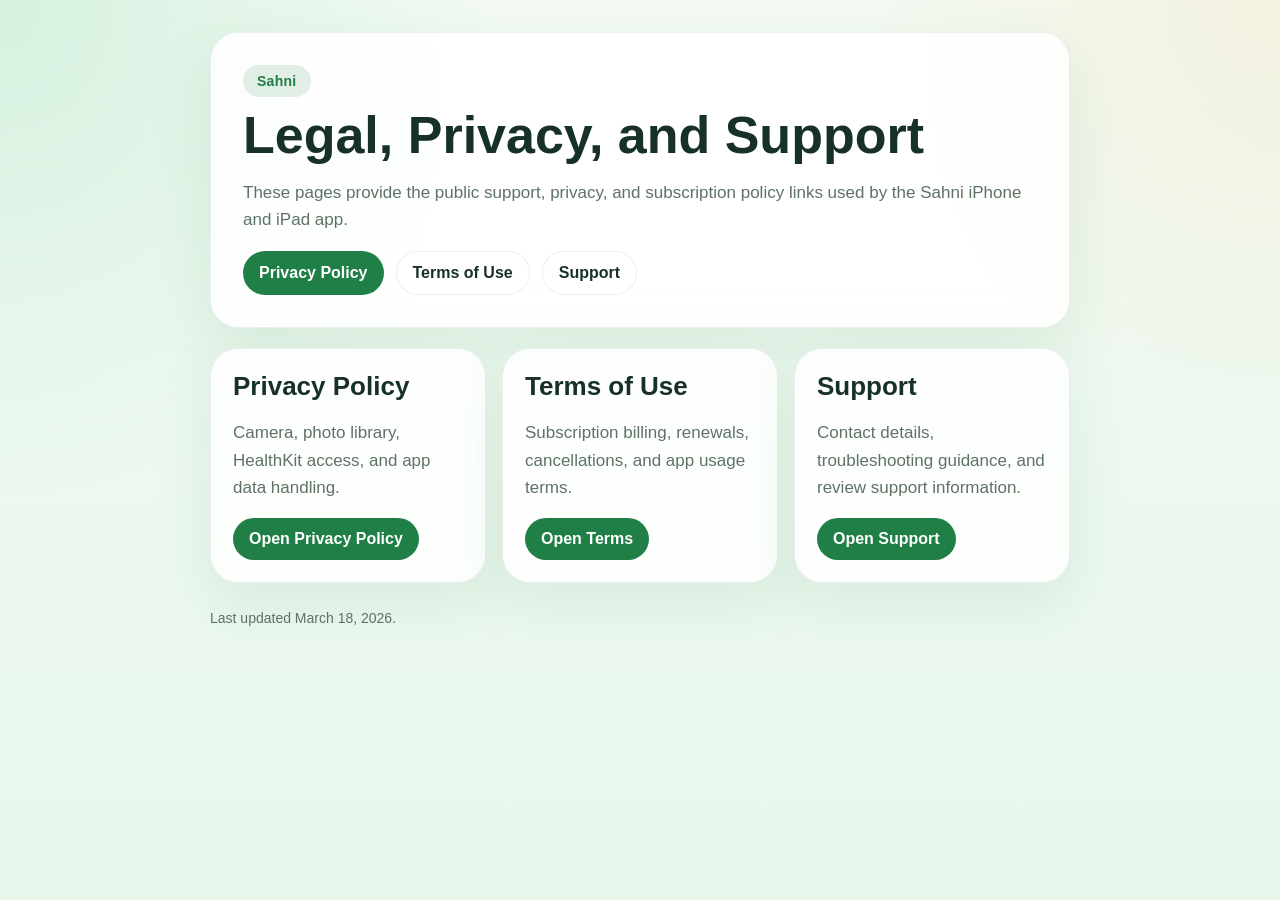
<file: legal-site/index.html>
<!doctype html>
<html lang="en">
  <head>
    <meta charset="utf-8">
    <meta name="viewport" content="width=device-width, initial-scale=1">
    <title>Sahni Legal & Support</title>
    <meta name="description" content="Public legal, privacy, and support pages for the Sahni app.">
    <link rel="stylesheet" href="./assets/styles.css">
  </head>
  <body>
    <main class="page">
      <section class="hero">
        <div class="eyebrow">Sahni</div>
        <h1>Legal, Privacy, and Support</h1>
        <p>
          These pages provide the public support, privacy, and subscription policy links used by the Sahni iPhone and iPad app.
        </p>
        <div class="nav">
          <a class="primary" href="./privacy/">Privacy Policy</a>
          <a class="secondary" href="./terms/">Terms of Use</a>
          <a class="secondary" href="./support/">Support</a>
        </div>
      </section>

      <section class="grid">
        <article class="card">
          <h2>Privacy Policy</h2>
          <p>Camera, photo library, HealthKit access, and app data handling.</p>
          <a class="button-link primary" href="./privacy/">Open Privacy Policy</a>
        </article>

        <article class="card">
          <h2>Terms of Use</h2>
          <p>Subscription billing, renewals, cancellations, and app usage terms.</p>
          <a class="button-link primary" href="./terms/">Open Terms</a>
        </article>

        <article class="card">
          <h2>Support</h2>
          <p>Contact details, troubleshooting guidance, and review support information.</p>
          <a class="button-link primary" href="./support/">Open Support</a>
        </article>
      </section>

      <p class="footer">Last updated March 18, 2026.</p>
    </main>
  </body>
</html>
</file>
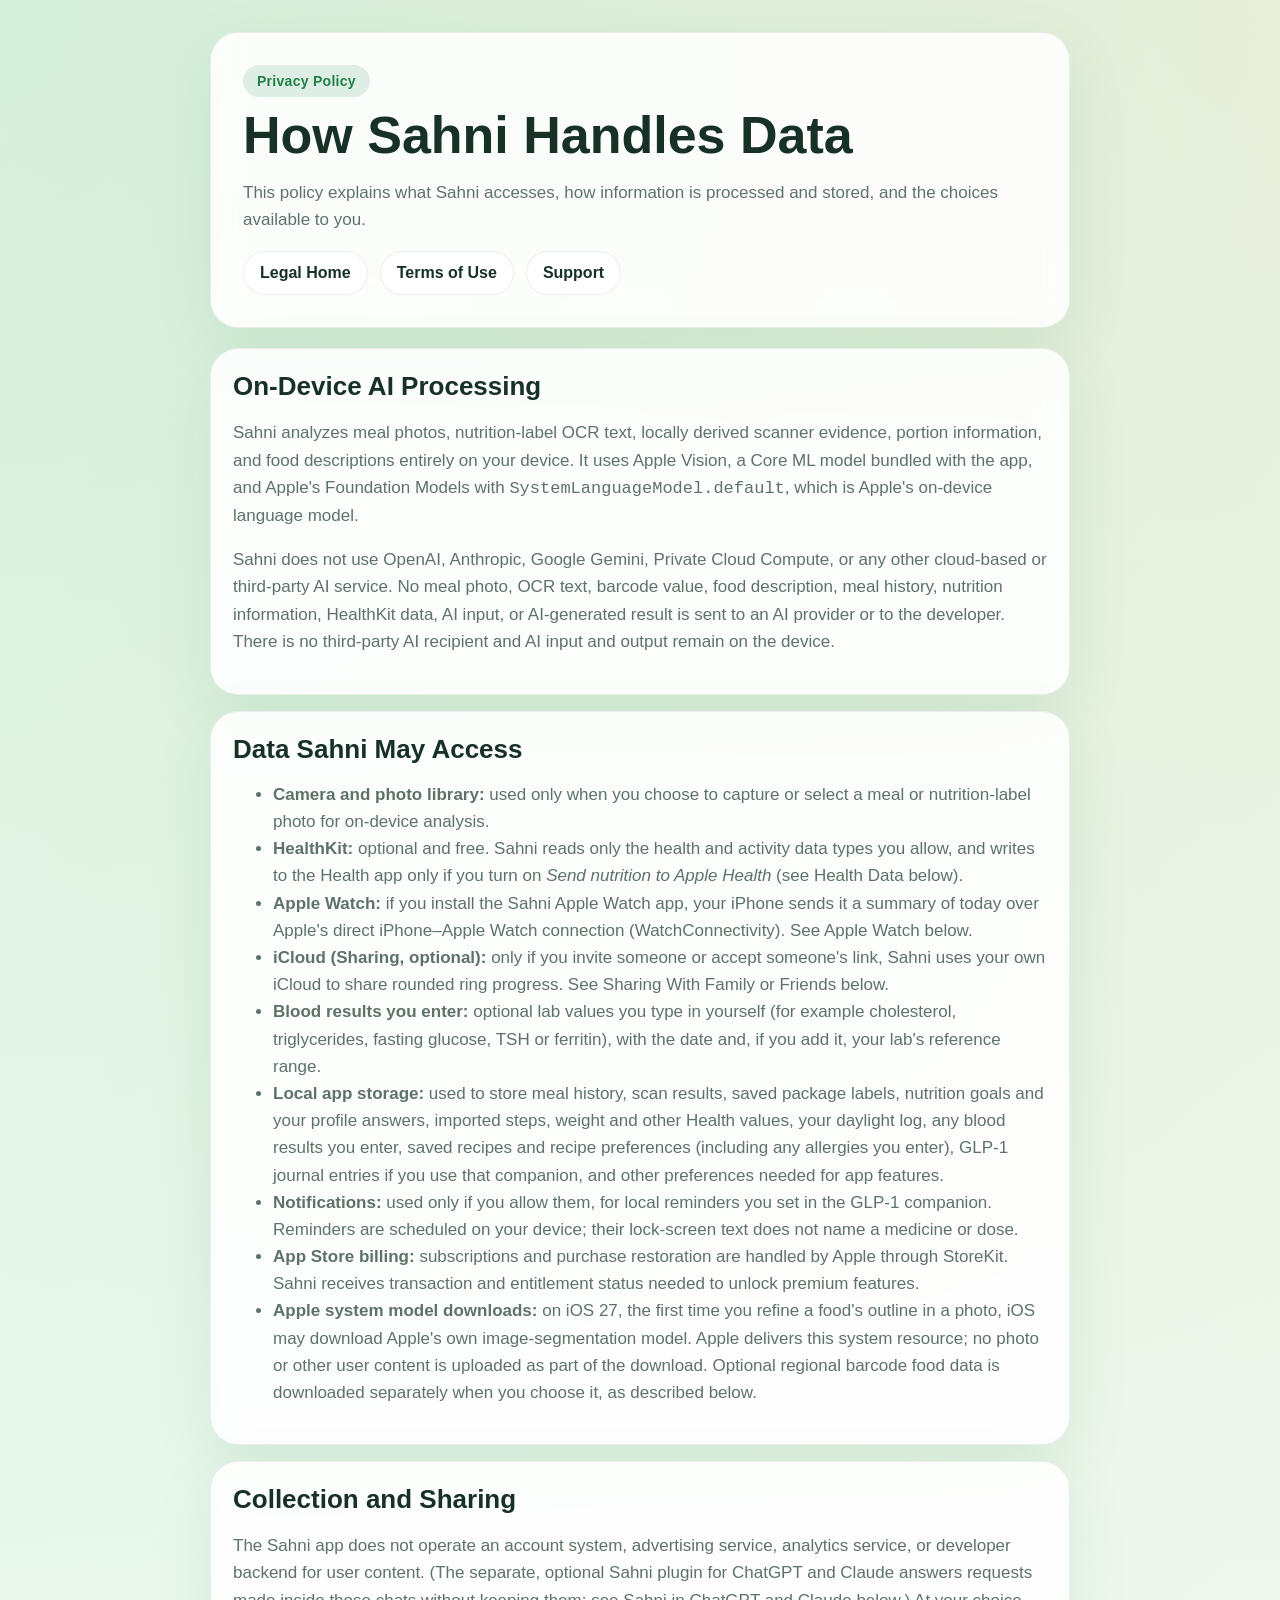
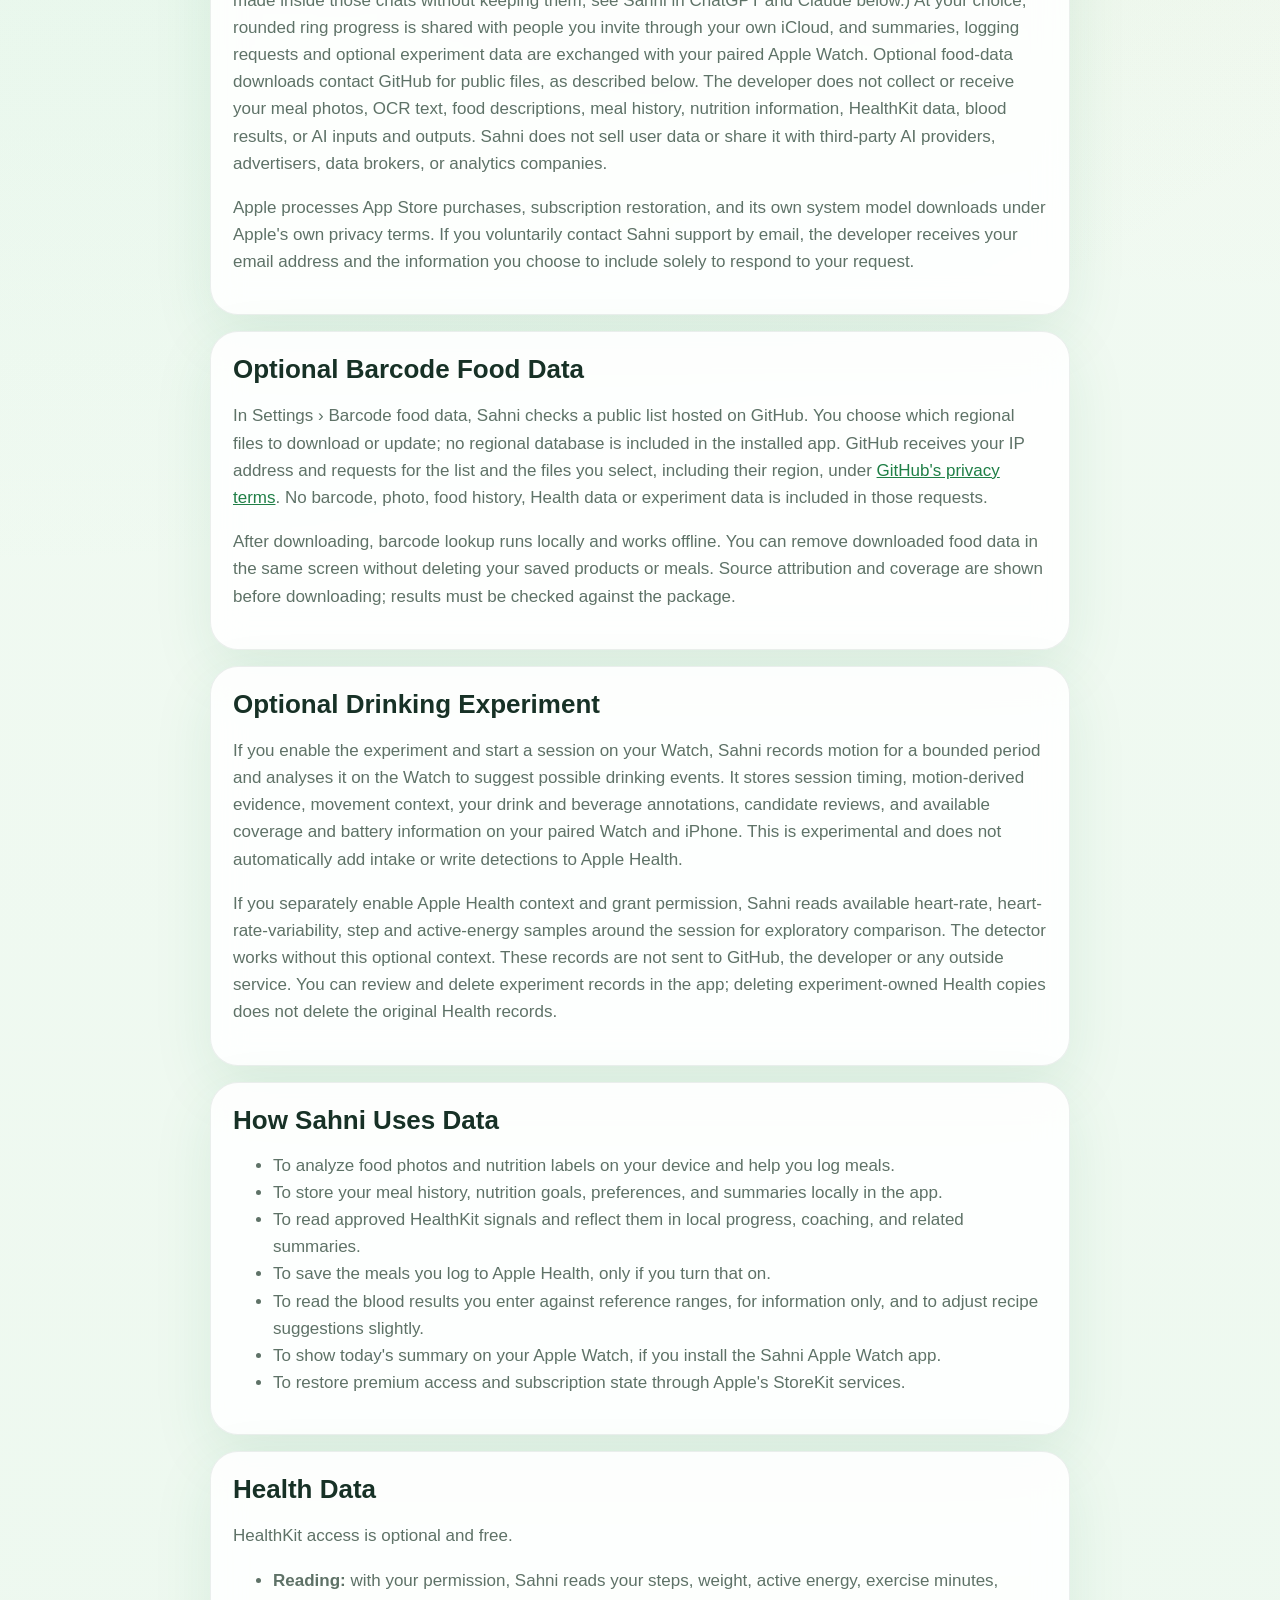
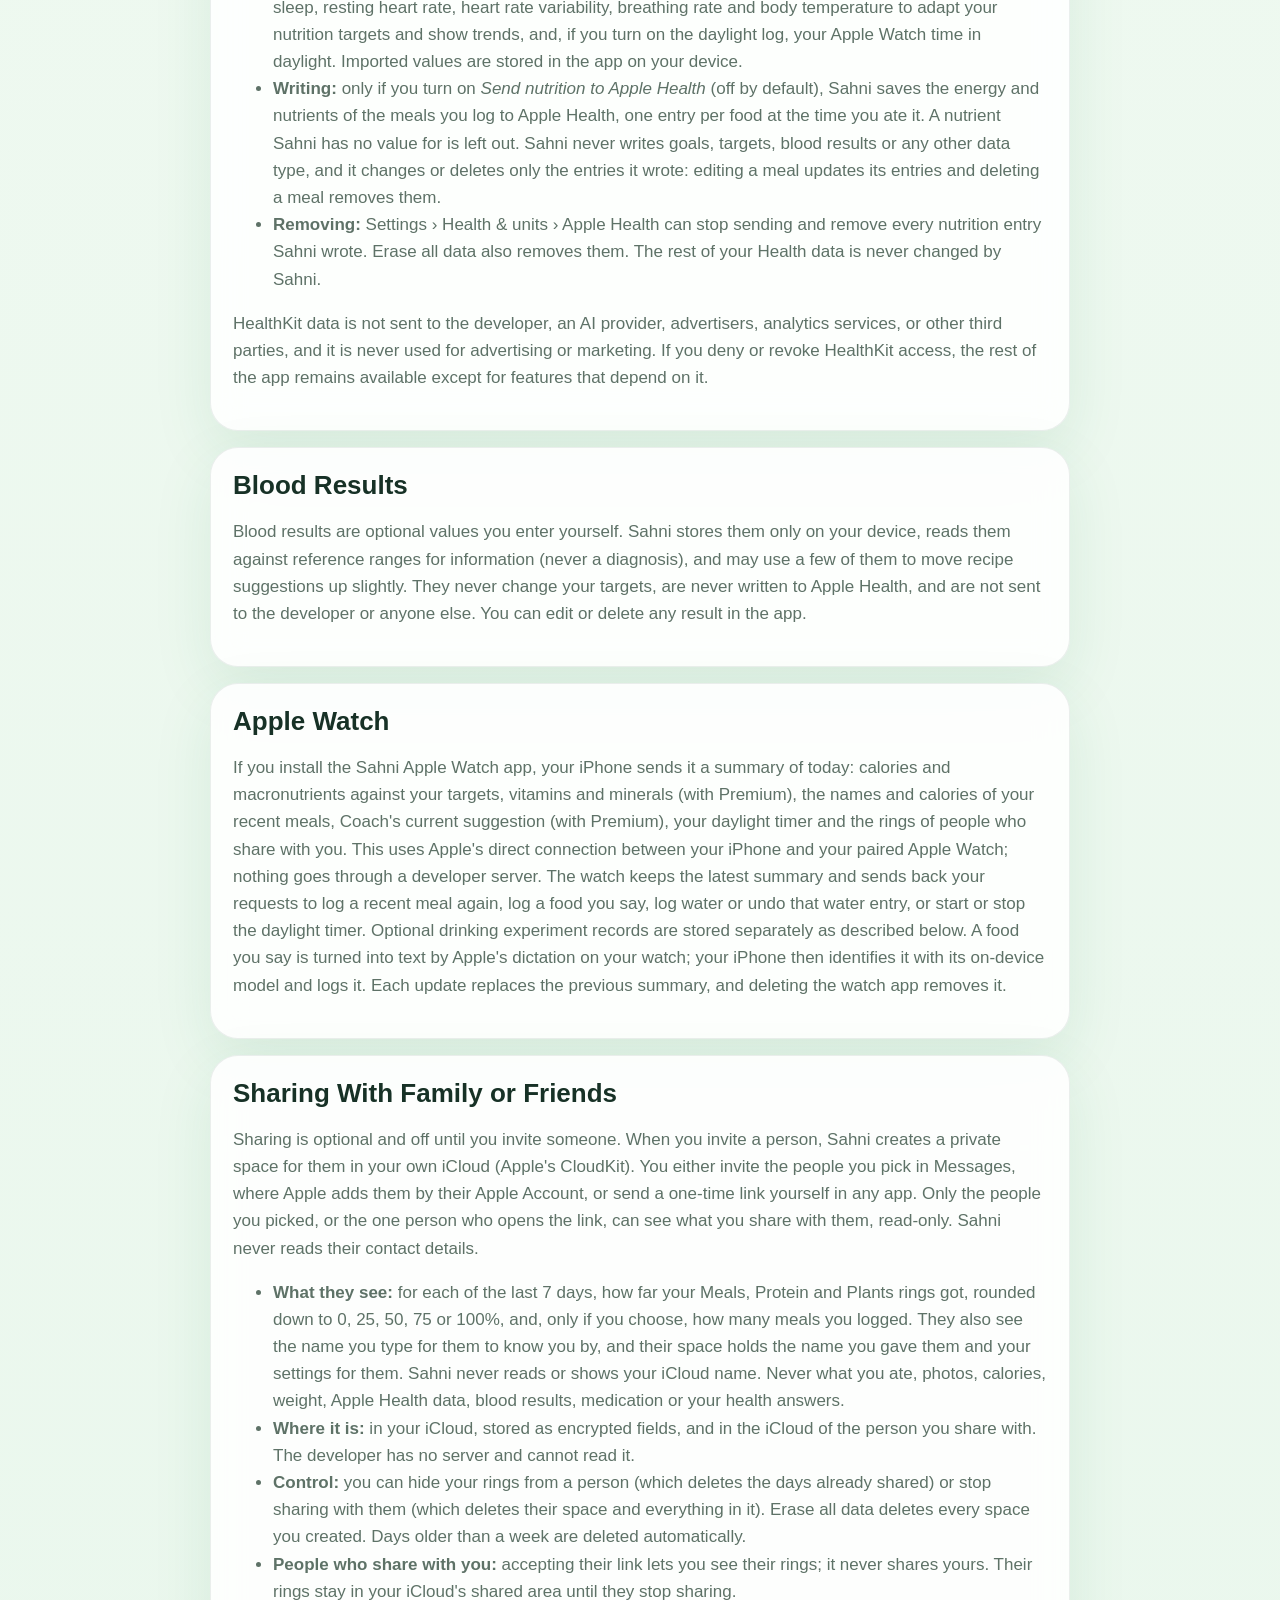
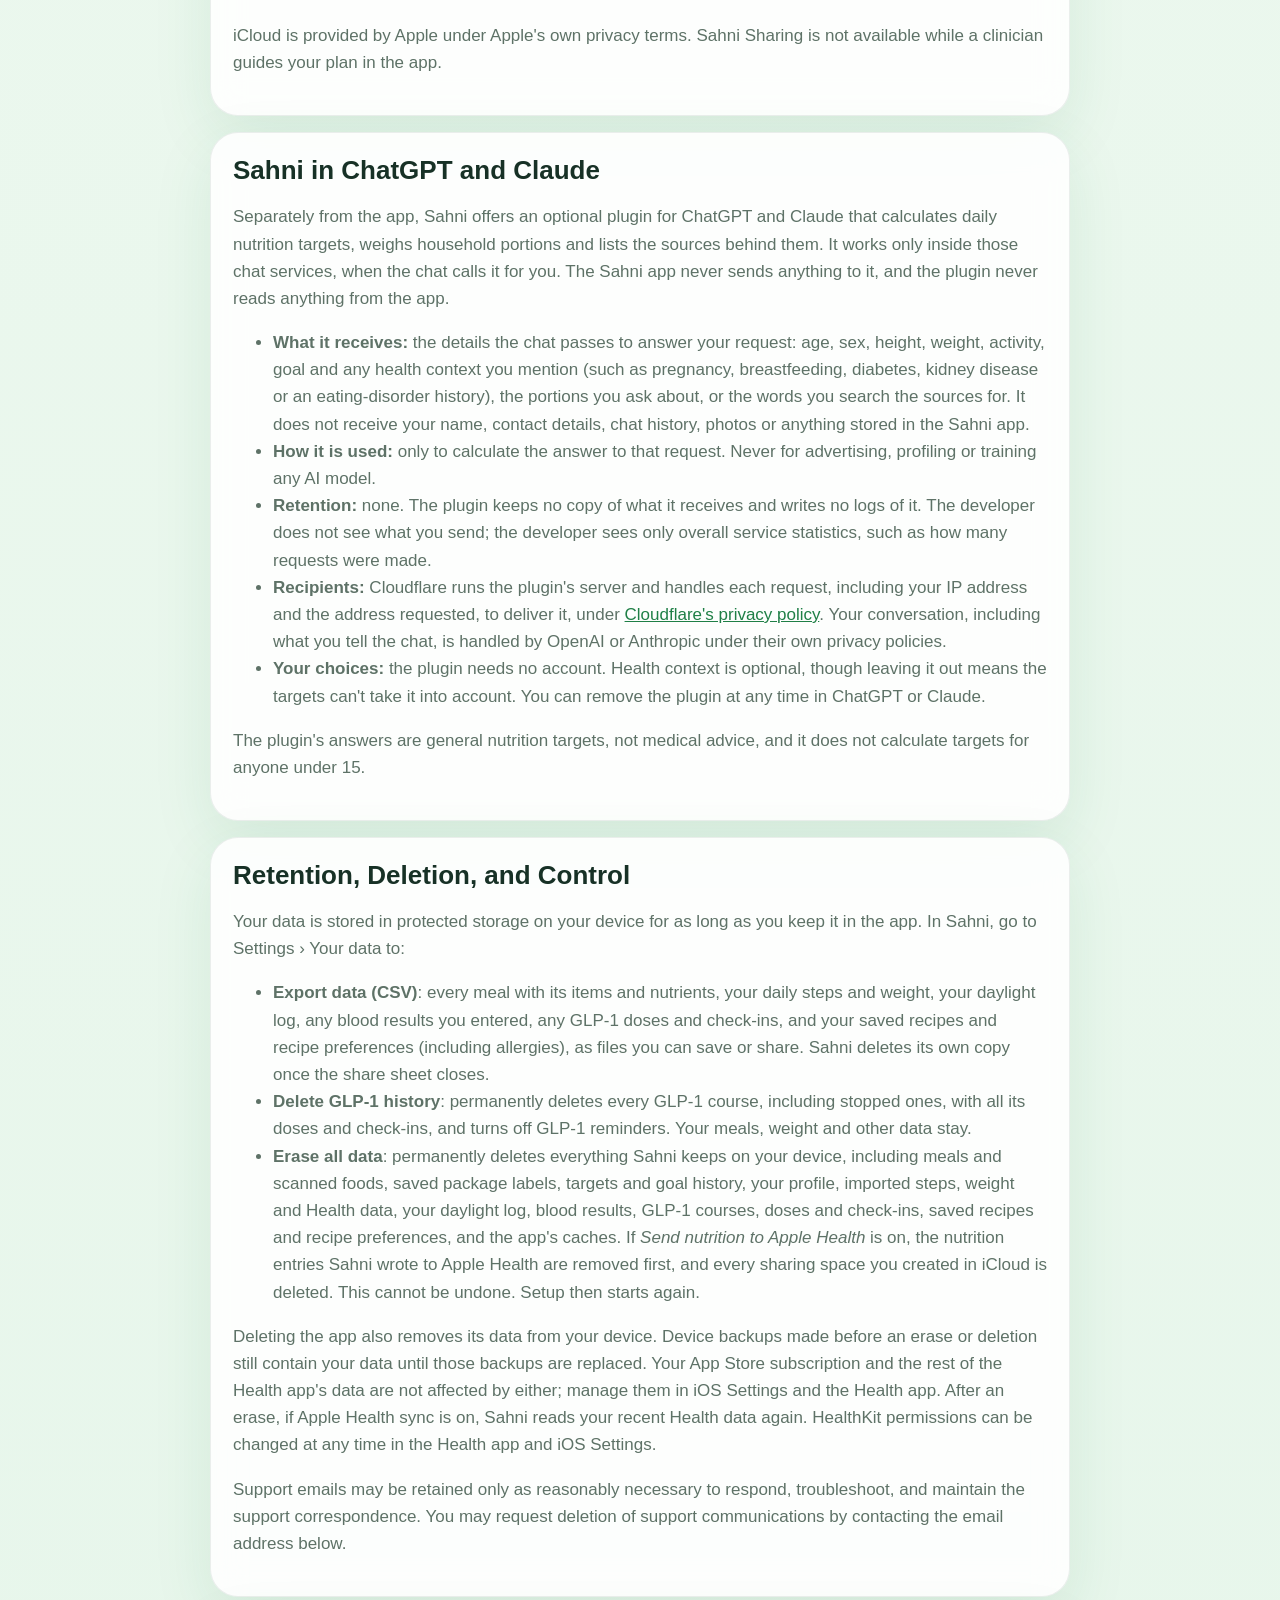
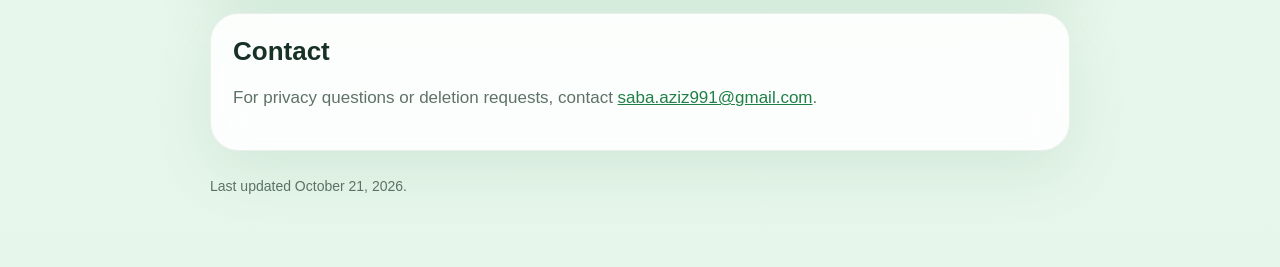
<file: legal-site/privacy/index.html>
<!doctype html>
<html lang="en">
  <head>
    <meta charset="utf-8">
    <meta name="viewport" content="width=device-width, initial-scale=1">
    <title>Sahni Privacy Policy</title>
    <meta name="description" content="Privacy Policy for the Sahni app.">
    <link rel="stylesheet" href="../assets/styles.css">
  </head>
  <body>
    <main class="page">
      <section class="hero">
        <div class="eyebrow">Privacy Policy</div>
        <h1>How Sahni Handles Data</h1>
        <p>
          This policy explains what Sahni accesses, how information is processed and stored, and the choices available to you.
        </p>
        <div class="nav">
          <a class="secondary" href="../">Legal Home</a>
          <a class="secondary" href="../terms/">Terms of Use</a>
          <a class="secondary" href="../support/">Support</a>
        </div>
      </section>

      <section class="stack">
        <article class="card">
          <h2>On-Device AI Processing</h2>
          <p>
            Sahni analyzes meal photos, nutrition-label OCR text, locally derived scanner evidence, portion information, and food descriptions entirely on your device. It uses Apple Vision, a Core ML model bundled with the app, and Apple's Foundation Models with <code>SystemLanguageModel.default</code>, which is Apple's on-device language model.
          </p>
          <p>
            Sahni does not use OpenAI, Anthropic, Google Gemini, Private Cloud Compute, or any other cloud-based or third-party AI service. No meal photo, OCR text, barcode value, food description, meal history, nutrition information, HealthKit data, AI input, or AI-generated result is sent to an AI provider or to the developer. There is no third-party AI recipient and AI input and output remain on the device.
          </p>
        </article>

        <article class="card">
          <h2>Data Sahni May Access</h2>
          <ul>
            <li><strong>Camera and photo library:</strong> used only when you choose to capture or select a meal or nutrition-label photo for on-device analysis.</li>
            <li><strong>HealthKit:</strong> optional and free. Sahni reads only the health and activity data types you allow, and writes to the Health app only if you turn on <em>Send nutrition to Apple Health</em> (see Health Data below).</li>
            <li><strong>Apple Watch:</strong> if you install the Sahni Apple Watch app, your iPhone sends it a summary of today over Apple's direct iPhone&ndash;Apple Watch connection (WatchConnectivity). See Apple Watch below.</li>
            <li><strong>iCloud (Sharing, optional):</strong> only if you invite someone or accept someone's link, Sahni uses your own iCloud to share rounded ring progress. See Sharing With Family or Friends below.</li>
            <li><strong>Blood results you enter:</strong> optional lab values you type in yourself (for example cholesterol, triglycerides, fasting glucose, TSH or ferritin), with the date and, if you add it, your lab's reference range.</li>
            <li><strong>Local app storage:</strong> used to store meal history, scan results, saved package labels, nutrition goals and your profile answers, imported steps, weight and other Health values, your daylight log, any blood results you enter, saved recipes and recipe preferences (including any allergies you enter), GLP-1 journal entries if you use that companion, and other preferences needed for app features.</li>
            <li><strong>Notifications:</strong> used only if you allow them, for local reminders you set in the GLP-1 companion. Reminders are scheduled on your device; their lock-screen text does not name a medicine or dose.</li>
            <li><strong>App Store billing:</strong> subscriptions and purchase restoration are handled by Apple through StoreKit. Sahni receives transaction and entitlement status needed to unlock premium features.</li>
            <li><strong>Apple system model downloads:</strong> on iOS 27, the first time you refine a food's outline in a photo, iOS may download Apple's own image-segmentation model. Apple delivers this system resource; no photo or other user content is uploaded as part of the download. Optional regional barcode food data is downloaded separately when you choose it, as described below.</li>
          </ul>
        </article>

        <article class="card">
          <h2>Collection and Sharing</h2>
          <p>
            The Sahni app does not operate an account system, advertising service, analytics service, or developer backend for user content. (The separate, optional Sahni plugin for ChatGPT and Claude answers requests made inside those chats without keeping them; see Sahni in ChatGPT and Claude below.) At your choice, rounded ring progress is shared with people you invite through your own iCloud, and summaries, logging requests and optional experiment data are exchanged with your paired Apple Watch. Optional food-data downloads contact GitHub for public files, as described below. The developer does not collect or receive your meal photos, OCR text, food descriptions, meal history, nutrition information, HealthKit data, blood results, or AI inputs and outputs. Sahni does not sell user data or share it with third-party AI providers, advertisers, data brokers, or analytics companies.
          </p>
          <p>
            Apple processes App Store purchases, subscription restoration, and its own system model downloads under Apple's own privacy terms. If you voluntarily contact Sahni support by email, the developer receives your email address and the information you choose to include solely to respond to your request.
          </p>
        </article>

        <article class="card">
          <h2>Optional Barcode Food Data</h2>
          <p>In Settings &rsaquo; Barcode food data, Sahni checks a public list hosted on GitHub. You choose which regional files to download or update; no regional database is included in the installed app. GitHub receives your IP address and requests for the list and the files you select, including their region, under <a href="https://docs.github.com/en/site-policy/privacy-policies/github-general-privacy-statement">GitHub's privacy terms</a>. No barcode, photo, food history, Health data or experiment data is included in those requests.</p>
          <p>After downloading, barcode lookup runs locally and works offline. You can remove downloaded food data in the same screen without deleting your saved products or meals. Source attribution and coverage are shown before downloading; results must be checked against the package.</p>
        </article>

        <article class="card">
          <h2>Optional Drinking Experiment</h2>
          <p>If you enable the experiment and start a session on your Watch, Sahni records motion for a bounded period and analyses it on the Watch to suggest possible drinking events. It stores session timing, motion-derived evidence, movement context, your drink and beverage annotations, candidate reviews, and available coverage and battery information on your paired Watch and iPhone. This is experimental and does not automatically add intake or write detections to Apple Health.</p>
          <p>If you separately enable Apple Health context and grant permission, Sahni reads available heart-rate, heart-rate-variability, step and active-energy samples around the session for exploratory comparison. The detector works without this optional context. These records are not sent to GitHub, the developer or any outside service. You can review and delete experiment records in the app; deleting experiment-owned Health copies does not delete the original Health records.</p>
        </article>

        <article class="card">
          <h2>How Sahni Uses Data</h2>
          <ul>
            <li>To analyze food photos and nutrition labels on your device and help you log meals.</li>
            <li>To store your meal history, nutrition goals, preferences, and summaries locally in the app.</li>
            <li>To read approved HealthKit signals and reflect them in local progress, coaching, and related summaries.</li>
            <li>To save the meals you log to Apple Health, only if you turn that on.</li>
            <li>To read the blood results you enter against reference ranges, for information only, and to adjust recipe suggestions slightly.</li>
            <li>To show today's summary on your Apple Watch, if you install the Sahni Apple Watch app.</li>
            <li>To restore premium access and subscription state through Apple's StoreKit services.</li>
          </ul>
        </article>

        <article class="card">
          <h2>Health Data</h2>
          <p>
            HealthKit access is optional and free.
          </p>
          <ul>
            <li><strong>Reading:</strong> with your permission, Sahni reads your steps, weight, active energy, exercise minutes, sleep, resting heart rate, heart rate variability, breathing rate and body temperature to adapt your nutrition targets and show trends, and, if you turn on the daylight log, your Apple Watch time in daylight. Imported values are stored in the app on your device.</li>
            <li><strong>Writing:</strong> only if you turn on <em>Send nutrition to Apple Health</em> (off by default), Sahni saves the energy and nutrients of the meals you log to Apple Health, one entry per food at the time you ate it. A nutrient Sahni has no value for is left out. Sahni never writes goals, targets, blood results or any other data type, and it changes or deletes only the entries it wrote: editing a meal updates its entries and deleting a meal removes them.</li>
            <li><strong>Removing:</strong> Settings &rsaquo; Health &amp; units &rsaquo; Apple Health can stop sending and remove every nutrition entry Sahni wrote. Erase all data also removes them. The rest of your Health data is never changed by Sahni.</li>
          </ul>
          <p>
            HealthKit data is not sent to the developer, an AI provider, advertisers, analytics services, or other third parties, and it is never used for advertising or marketing. If you deny or revoke HealthKit access, the rest of the app remains available except for features that depend on it.
          </p>
        </article>

        <article class="card">
          <h2>Blood Results</h2>
          <p>
            Blood results are optional values you enter yourself. Sahni stores them only on your device, reads them against reference ranges for information (never a diagnosis), and may use a few of them to move recipe suggestions up slightly. They never change your targets, are never written to Apple Health, and are not sent to the developer or anyone else. You can edit or delete any result in the app.
          </p>
        </article>

        <article class="card">
          <h2>Apple Watch</h2>
          <p>
            If you install the Sahni Apple Watch app, your iPhone sends it a summary of today: calories and macronutrients against your targets, vitamins and minerals (with Premium), the names and calories of your recent meals, Coach's current suggestion (with Premium), your daylight timer and the rings of people who share with you. This uses Apple's direct connection between your iPhone and your paired Apple Watch; nothing goes through a developer server. The watch keeps the latest summary and sends back your requests to log a recent meal again, log a food you say, log water or undo that water entry, or start or stop the daylight timer. Optional drinking experiment records are stored separately as described below. A food you say is turned into text by Apple's dictation on your watch; your iPhone then identifies it with its on-device model and logs it. Each update replaces the previous summary, and deleting the watch app removes it.
          </p>
        </article>

        <article class="card">
          <h2>Sharing With Family or Friends</h2>
          <p>
            Sharing is optional and off until you invite someone. When you invite a person, Sahni creates a private space for them in your own iCloud (Apple's CloudKit). You either invite the people you pick in Messages, where Apple adds them by their Apple Account, or send a one-time link yourself in any app. Only the people you picked, or the one person who opens the link, can see what you share with them, read-only. Sahni never reads their contact details.
          </p>
          <ul>
            <li><strong>What they see:</strong> for each of the last 7 days, how far your Meals, Protein and Plants rings got, rounded down to 0, 25, 50, 75 or 100%, and, only if you choose, how many meals you logged. They also see the name you type for them to know you by, and their space holds the name you gave them and your settings for them. Sahni never reads or shows your iCloud name. Never what you ate, photos, calories, weight, Apple Health data, blood results, medication or your health answers.</li>
            <li><strong>Where it is:</strong> in your iCloud, stored as encrypted fields, and in the iCloud of the person you share with. The developer has no server and cannot read it.</li>
            <li><strong>Control:</strong> you can hide your rings from a person (which deletes the days already shared) or stop sharing with them (which deletes their space and everything in it). Erase all data deletes every space you created. Days older than a week are deleted automatically.</li>
            <li><strong>People who share with you:</strong> accepting their link lets you see their rings; it never shares yours. Their rings stay in your iCloud's shared area until they stop sharing.</li>
          </ul>
          <p>
            iCloud is provided by Apple under Apple's own privacy terms. Sahni Sharing is not available while a clinician guides your plan in the app.
          </p>
        </article>

        <article class="card" id="chat-apps">
          <h2>Sahni in ChatGPT and Claude</h2>
          <p>
            Separately from the app, Sahni offers an optional plugin for ChatGPT and Claude that calculates daily nutrition targets, weighs household portions and lists the sources behind them. It works only inside those chat services, when the chat calls it for you. The Sahni app never sends anything to it, and the plugin never reads anything from the app.
          </p>
          <ul>
            <li><strong>What it receives:</strong> the details the chat passes to answer your request: age, sex, height, weight, activity, goal and any health context you mention (such as pregnancy, breastfeeding, diabetes, kidney disease or an eating-disorder history), the portions you ask about, or the words you search the sources for. It does not receive your name, contact details, chat history, photos or anything stored in the Sahni app.</li>
            <li><strong>How it is used:</strong> only to calculate the answer to that request. Never for advertising, profiling or training any AI model.</li>
            <li><strong>Retention:</strong> none. The plugin keeps no copy of what it receives and writes no logs of it. The developer does not see what you send; the developer sees only overall service statistics, such as how many requests were made.</li>
            <li><strong>Recipients:</strong> Cloudflare runs the plugin's server and handles each request, including your IP address and the address requested, to deliver it, under <a href="https://www.cloudflare.com/privacypolicy/">Cloudflare's privacy policy</a>. Your conversation, including what you tell the chat, is handled by OpenAI or Anthropic under their own privacy policies.</li>
            <li><strong>Your choices:</strong> the plugin needs no account. Health context is optional, though leaving it out means the targets can't take it into account. You can remove the plugin at any time in ChatGPT or Claude.</li>
          </ul>
          <p>
            The plugin's answers are general nutrition targets, not medical advice, and it does not calculate targets for anyone under 15.
          </p>
        </article>

        <article class="card">
          <h2>Retention, Deletion, and Control</h2>
          <p>
            Your data is stored in protected storage on your device for as long as you keep it in the app. In Sahni, go to Settings &rsaquo; Your data to:
          </p>
          <ul>
            <li><strong>Export data (CSV)</strong>: every meal with its items and nutrients, your daily steps and weight, your daylight log, any blood results you entered, any GLP-1 doses and check-ins, and your saved recipes and recipe preferences (including allergies), as files you can save or share. Sahni deletes its own copy once the share sheet closes.</li>
            <li><strong>Delete GLP-1 history</strong>: permanently deletes every GLP-1 course, including stopped ones, with all its doses and check-ins, and turns off GLP-1 reminders. Your meals, weight and other data stay.</li>
            <li><strong>Erase all data</strong>: permanently deletes everything Sahni keeps on your device, including meals and scanned foods, saved package labels, targets and goal history, your profile, imported steps, weight and Health data, your daylight log, blood results, GLP-1 courses, doses and check-ins, saved recipes and recipe preferences, and the app's caches. If <em>Send nutrition to Apple Health</em> is on, the nutrition entries Sahni wrote to Apple Health are removed first, and every sharing space you created in iCloud is deleted. This cannot be undone. Setup then starts again.</li>
          </ul>
          <p>
            Deleting the app also removes its data from your device. Device backups made before an erase or deletion still contain your data until those backups are replaced. Your App Store subscription and the rest of the Health app's data are not affected by either; manage them in iOS Settings and the Health app. After an erase, if Apple Health sync is on, Sahni reads your recent Health data again. HealthKit permissions can be changed at any time in the Health app and iOS Settings.
          </p>
          <p>
            Support emails may be retained only as reasonably necessary to respond, troubleshoot, and maintain the support correspondence. You may request deletion of support communications by contacting the email address below.
          </p>
        </article>

        <article class="card">
          <h2>Contact</h2>
          <p>
            For privacy questions or deletion requests, contact <a href="mailto:saba.aziz991@gmail.com">saba.aziz991@gmail.com</a>.
          </p>
        </article>
      </section>

      <p class="footer">Last updated October 21, 2026.</p>
    </main>
  </body>
</html>
</file>
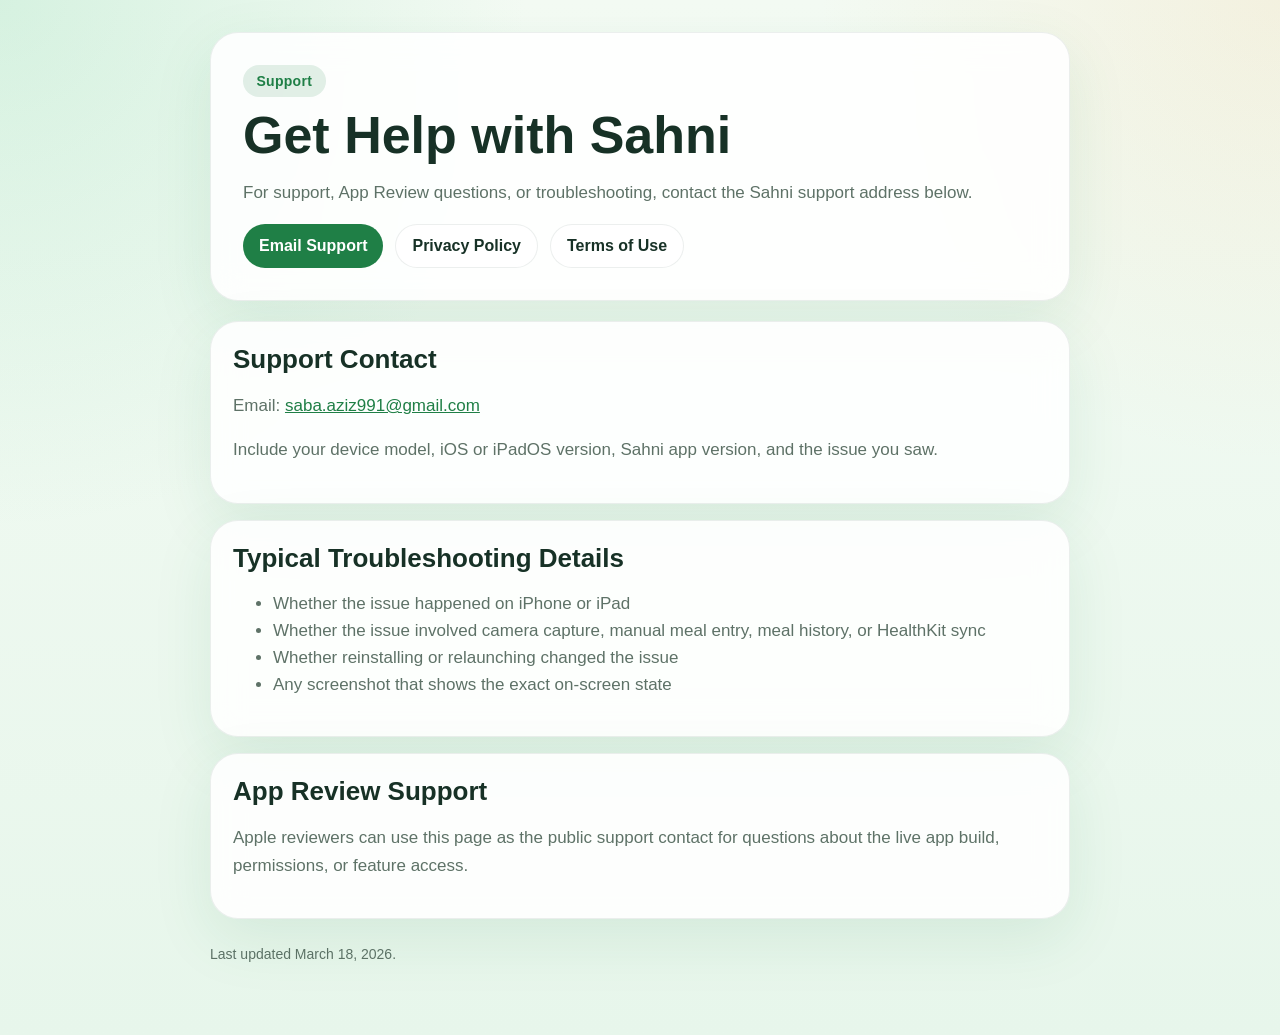
<file: legal-site/support/index.html>
<!doctype html>
<html lang="en">
  <head>
    <meta charset="utf-8">
    <meta name="viewport" content="width=device-width, initial-scale=1">
    <title>Sahni Support</title>
    <meta name="description" content="Support page for the Sahni app.">
    <link rel="stylesheet" href="../assets/styles.css">
  </head>
  <body>
    <main class="page">
      <section class="hero">
        <div class="eyebrow">Support</div>
        <h1>Get Help with Sahni</h1>
        <p>
          For support, App Review questions, or troubleshooting, contact the Sahni support address below.
        </p>
        <div class="nav">
          <a class="primary" href="mailto:saba.aziz991@gmail.com">Email Support</a>
          <a class="secondary" href="../privacy/">Privacy Policy</a>
          <a class="secondary" href="../terms/">Terms of Use</a>
        </div>
      </section>

      <section class="stack">
        <article class="card">
          <h2>Support Contact</h2>
          <p>
            Email: <a href="mailto:saba.aziz991@gmail.com">saba.aziz991@gmail.com</a>
          </p>
          <p>
            Include your device model, iOS or iPadOS version, Sahni app version, and the issue you saw.
          </p>
        </article>

        <article class="card">
          <h2>Typical Troubleshooting Details</h2>
          <ul>
            <li>Whether the issue happened on iPhone or iPad</li>
            <li>Whether the issue involved camera capture, manual meal entry, meal history, or HealthKit sync</li>
            <li>Whether reinstalling or relaunching changed the issue</li>
            <li>Any screenshot that shows the exact on-screen state</li>
          </ul>
        </article>

        <article class="card">
          <h2>App Review Support</h2>
          <p>
            Apple reviewers can use this page as the public support contact for questions about the live app build, permissions, or feature access.
          </p>
        </article>
      </section>

      <p class="footer">Last updated March 18, 2026.</p>
    </main>
  </body>
</html>
</file>
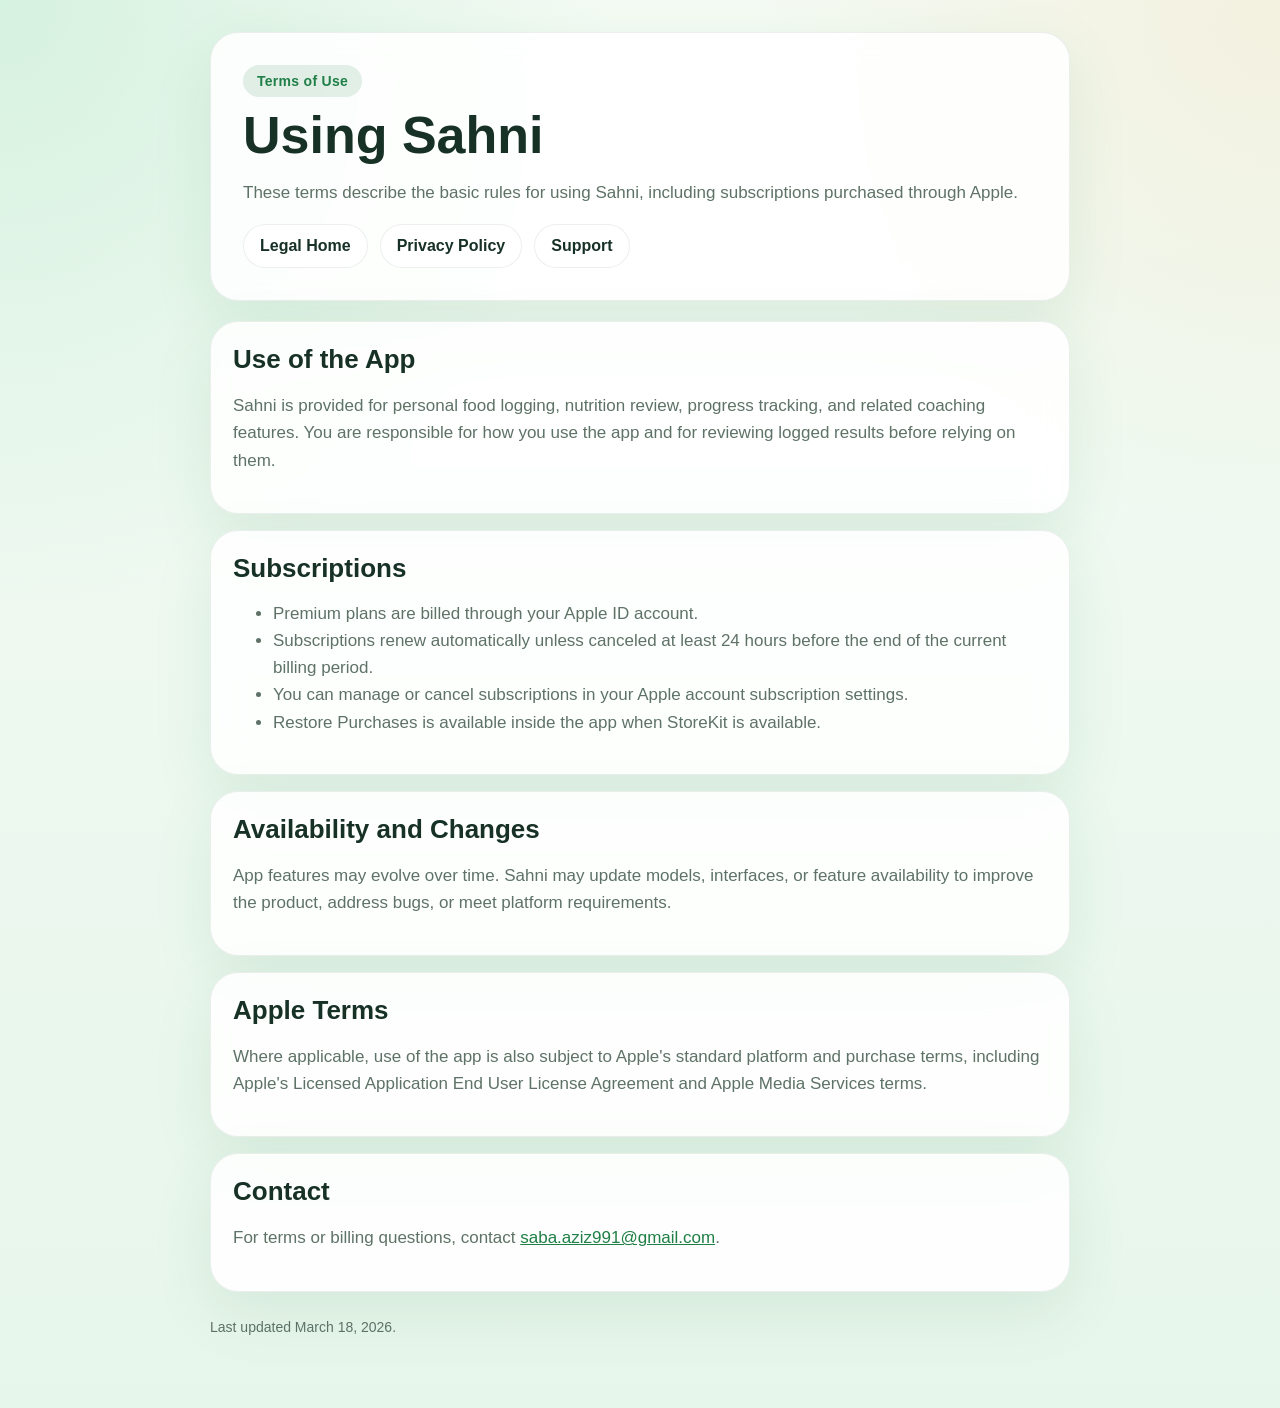
<file: legal-site/terms/index.html>
<!doctype html>
<html lang="en">
  <head>
    <meta charset="utf-8">
    <meta name="viewport" content="width=device-width, initial-scale=1">
    <title>Sahni Terms of Use</title>
    <meta name="description" content="Terms of Use for the Sahni app.">
    <link rel="stylesheet" href="../assets/styles.css">
  </head>
  <body>
    <main class="page">
      <section class="hero">
        <div class="eyebrow">Terms of Use</div>
        <h1>Using Sahni</h1>
        <p>
          These terms describe the basic rules for using Sahni, including subscriptions purchased through Apple.
        </p>
        <div class="nav">
          <a class="secondary" href="../">Legal Home</a>
          <a class="secondary" href="../privacy/">Privacy Policy</a>
          <a class="secondary" href="../support/">Support</a>
        </div>
      </section>

      <section class="stack">
        <article class="card">
          <h2>Use of the App</h2>
          <p>
            Sahni is provided for personal food logging, nutrition review, progress tracking, and related coaching features. You are responsible for how you use the app and for reviewing logged results before relying on them.
          </p>
        </article>

        <article class="card">
          <h2>Subscriptions</h2>
          <ul>
            <li>Premium plans are billed through your Apple ID account.</li>
            <li>Subscriptions renew automatically unless canceled at least 24 hours before the end of the current billing period.</li>
            <li>You can manage or cancel subscriptions in your Apple account subscription settings.</li>
            <li>Restore Purchases is available inside the app when StoreKit is available.</li>
          </ul>
        </article>

        <article class="card">
          <h2>Availability and Changes</h2>
          <p>
            App features may evolve over time. Sahni may update models, interfaces, or feature availability to improve the product, address bugs, or meet platform requirements.
          </p>
        </article>

        <article class="card">
          <h2>Apple Terms</h2>
          <p>
            Where applicable, use of the app is also subject to Apple's standard platform and purchase terms, including Apple's Licensed Application End User License Agreement and Apple Media Services terms.
          </p>
        </article>

        <article class="card">
          <h2>Contact</h2>
          <p>
            For terms or billing questions, contact <a href="mailto:saba.aziz991@gmail.com">saba.aziz991@gmail.com</a>.
          </p>
        </article>
      </section>

      <p class="footer">Last updated March 18, 2026.</p>
    </main>
  </body>
</html>
</file>
<file: legal-site/assets/styles.css>
:root {
  --bg: #eef8f0;
  --card: rgba(255, 255, 255, 0.88);
  --text: #173126;
  --muted: #5e7267;
  --accent: #1f7f46;
  --border: rgba(23, 49, 38, 0.08);
  --shadow: 0 20px 60px rgba(31, 127, 70, 0.10);
}

* {
  box-sizing: border-box;
}

body {
  margin: 0;
  font-family: "SF Pro Display", "SF Pro Text", "Helvetica Neue", Helvetica, Arial, sans-serif;
  color: var(--text);
  background:
    radial-gradient(circle at top left, rgba(136, 217, 173, 0.28), transparent 32%),
    radial-gradient(circle at top right, rgba(240, 205, 150, 0.22), transparent 28%),
    linear-gradient(180deg, #f4fbf4 0%, #e7f6eb 100%);
  min-height: 100vh;
}

a {
  color: var(--accent);
}

.page {
  width: min(860px, calc(100% - 32px));
  margin: 0 auto;
  padding: 32px 0 56px;
}

.hero,
.card {
  background: var(--card);
  border: 1px solid var(--border);
  border-radius: 28px;
  box-shadow: var(--shadow);
  backdrop-filter: blur(16px);
}

.hero {
  padding: 32px;
  margin-bottom: 20px;
}

.eyebrow {
  display: inline-block;
  margin-bottom: 12px;
  padding: 8px 14px;
  border-radius: 999px;
  background: rgba(31, 127, 70, 0.12);
  color: var(--accent);
  font-size: 14px;
  font-weight: 700;
  letter-spacing: 0.02em;
}

h1 {
  margin: 0 0 12px;
  font-size: clamp(32px, 5vw, 52px);
  line-height: 1.02;
}

h2 {
  margin: 0 0 12px;
  font-size: 26px;
}

h3 {
  margin: 0 0 10px;
  font-size: 18px;
}

p,
li {
  font-size: 17px;
  line-height: 1.6;
  color: var(--muted);
}

.grid {
  display: grid;
  grid-template-columns: repeat(auto-fit, minmax(220px, 1fr));
  gap: 16px;
}

.card {
  padding: 22px;
}

.nav {
  display: flex;
  flex-wrap: wrap;
  gap: 12px;
  margin-top: 18px;
}

.nav a,
.button-link {
  display: inline-flex;
  align-items: center;
  justify-content: center;
  padding: 12px 16px;
  border-radius: 999px;
  text-decoration: none;
  font-weight: 700;
}

.button-link.primary,
.nav a.primary {
  background: var(--accent);
  color: white;
}

.button-link.secondary,
.nav a.secondary {
  background: rgba(255, 255, 255, 0.74);
  border: 1px solid var(--border);
  color: var(--text);
}

.section {
  margin-top: 20px;
}

.section .card + .card,
.stack > .card + .card {
  margin-top: 16px;
}

.muted {
  color: var(--muted);
}

.footer {
  margin-top: 24px;
  font-size: 14px;
  color: var(--muted);
}

@media (max-width: 640px) {
  .page {
    width: min(100% - 20px, 860px);
    padding-top: 20px;
  }

  .hero,
  .card {
    border-radius: 22px;
  }
}
</file>
